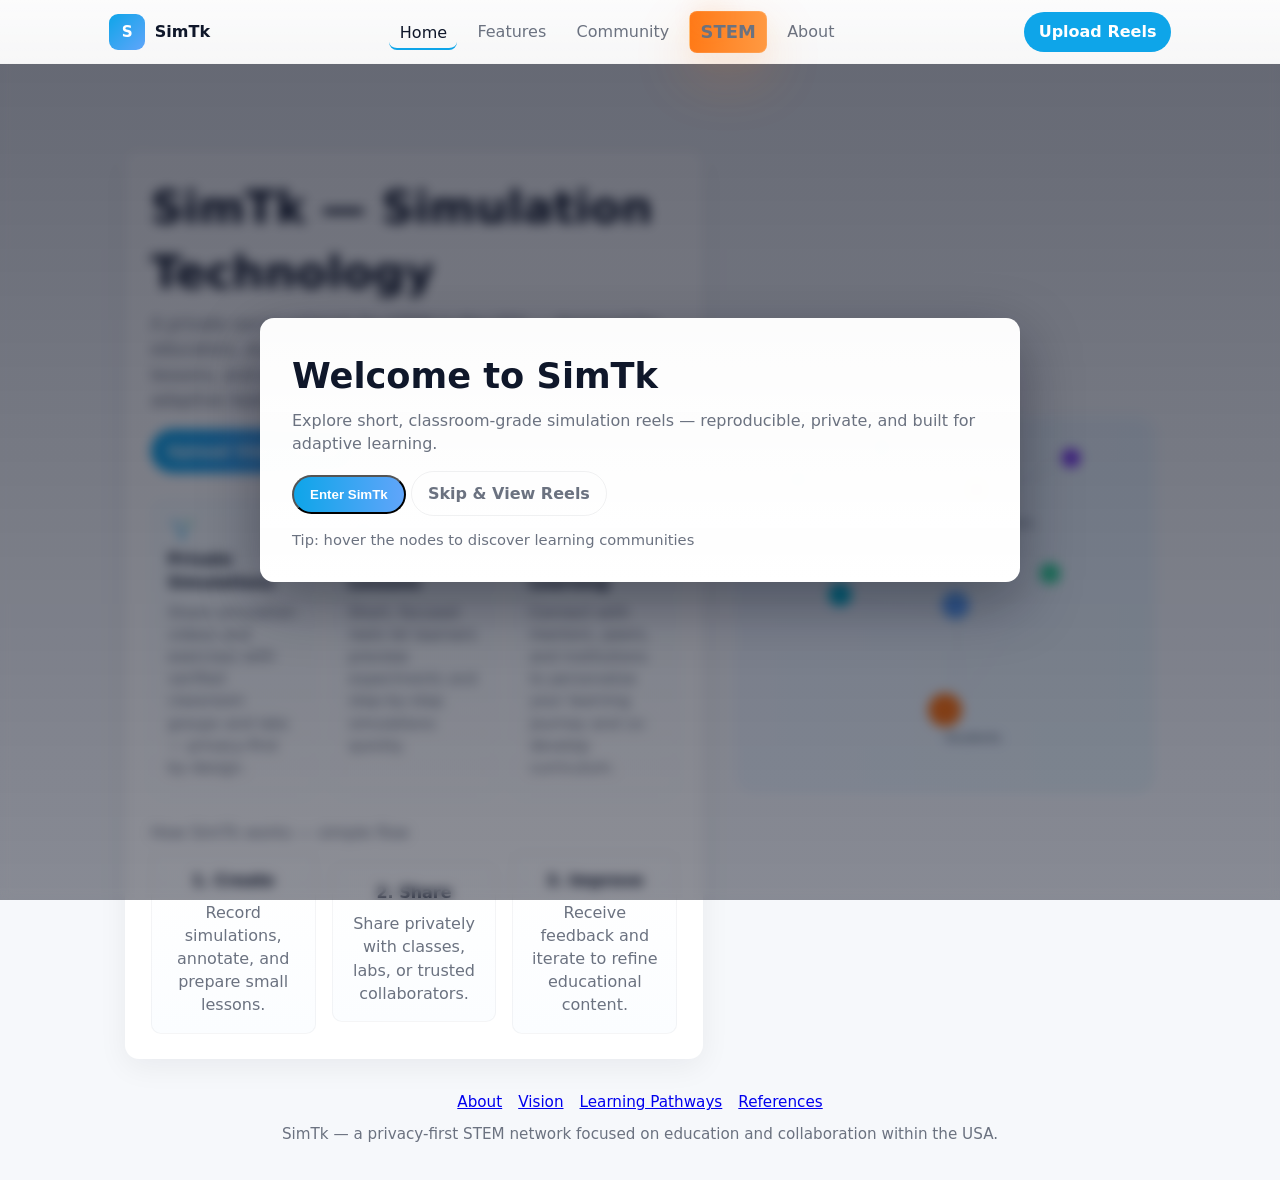
<file: index.html>
<!DOCTYPE html>
<html lang="en">
<head>
  <meta charset="utf-8">
  <meta name="viewport" content="width=device-width,initial-scale=1">
  <title>SimTk — Simulation Technology</title>
  <style>
    :root{--bg:#f6f8fb;--card:#ffffff;--muted:#6b7280;--accent:#0ea5e9;--accent-2:#60a5fa}
    *,*::before,*::after{box-sizing:border-box}
    html,body{height:100%}
    body{margin:0;background:var(--bg);font-family:Inter,system-ui,-apple-system,Segoe UI,Roboto,Arial;color:#0f172a;line-height:1.45;-webkit-font-smoothing:antialiased}

    .container{max-width:1100px;margin:4vw auto;padding:2.2rem}
    .hero{display:grid;grid-template-columns:1fr 420px;gap:2rem;align-items:center}
    @media (max-width:1100px){.hero{grid-template-columns:1fr 360px}}
    @media (max-width:880px){.hero{grid-template-columns:1fr}.illustration{order:-1}}

    .card{background:var(--card);border-radius:14px;padding:1.6rem;box-shadow:0 8px 30px rgba(13,18,30,.06)}
    h1{font-size:clamp(1.6rem,3.8vw,2.8rem);margin:0 0 .4rem}
    .lead{color:var(--muted);margin:0 0 1rem;font-size:1.05rem;line-height:1.5}
    .cta-row{display:flex;gap:1rem;flex-wrap:wrap}
    .btn{display:inline-flex;align-items:center;gap:.6rem;padding:.6rem 1rem;border-radius:999px;background:linear-gradient(90deg,var(--accent),var(--accent-2));color:#fff;text-decoration:none;font-weight:600;transition:all .25s ease}
    .btn:hover{transform:translateY(-2px)}
    .ghost{background:transparent;border:1px solid rgba(15,23,42,.06);color:var(--muted)}

    /* Illustration */
    .illustration{display:flex;align-items:center;justify-content:center}
    .network-svg{width:100%;height:auto;max-width:420px}

    /* Unified header styles */
    header.topbar-fixed{position:fixed;left:0;right:0;top:0;height:64px;z-index:999;background:linear-gradient(180deg,rgba(255,255,255,.98),rgba(255,255,255,.95));backdrop-filter:blur(6px);border-bottom:1px solid rgba(0,0,0,.05)}
    .topbar{max-width:1100px;margin:0 auto;padding:0 2.2rem;display:flex;align-items:center;justify-content:space-between;gap:1rem;height:64px}
    .brand{display:flex;align-items:center;gap:.6rem;font-weight:700;color:#0f172a;text-decoration:none}
    .mark{width:36px;height:36px;border-radius:9px;background:linear-gradient(135deg,var(--accent),var(--accent-2));display:inline-flex;align-items:center;justify-content:center;color:#fff;font-weight:800;font-size:.95rem}
    .brand-text{font-size:1rem}
    .topnav{display:flex;gap:.6rem;align-items:center}
    .topnav a{color:var(--muted);text-decoration:none;padding:.45rem .65rem;border-radius:8px}
    .topnav a:hover{background:rgba(2,6,23,.04);color:#0f172a}
    .cta{display:inline-block;padding:.5rem .9rem;border-radius:999px;background:linear-gradient(90deg,var(--accent),var(--accent-2));color:#fff;text-decoration:none;font-weight:600}
    .topnav a.active{color:#0f172a;border-bottom:2px solid var(--accent);padding-bottom:.225rem}
    nav{display:flex;gap:.6rem;align-items:center}

    /* Features */
    .features{display:grid;grid-template-columns:repeat(3,1fr);gap:1rem;margin:1.6rem 0}
    @media (max-width:880px){.features{grid-template-columns:1fr}}
    .feature{padding:1rem;border-radius:12px;background:linear-gradient(180deg,rgba(14,165,233,.03),transparent);border:1px solid rgba(14,165,233,.06)}
    .feature h3{margin:.25rem 0 .5rem;font-size:1rem}
    .feature p{margin:0;color:var(--muted);font-size:.95rem}

    /* Flow */
    .flow-wrap{margin-top:1.6rem}
    .flow{display:flex;gap:1rem;align-items:center;justify-content:space-between}
    @media (max-width:720px){.flow{flex-direction:column;align-items:stretch}}
    .step{flex:1;background:linear-gradient(180deg,#fff,#fbfdff);padding:1rem;border-radius:10px;border:1px solid rgba(10,20,30,.04);text-align:center}
    .step strong{display:block;font-size:1rem;margin-bottom:.5rem}
    .muted{color:var(--muted)}

    footer{margin-top:2rem;text-align:center;color:var(--muted);font-size:.95rem}

    /* Node pulse animations and link shimmer */
    .node{transform-origin:center;transition:transform .25s ease}
    .node.pulse{animation:pulse 1.6s ease-in-out infinite}
    .node.pulse-slow{animation:pulse 2.8s ease-in-out infinite}
    @keyframes pulse{0%{transform:scale(1)}50%{transform:scale(1.15)}100%{transform:scale(1)}}
    .link{stroke-dasharray:6 6;animation:dash 4s linear infinite}
    @keyframes dash{0%{stroke-dashoffset:0;opacity:.45}50%{stroke-dashoffset:12;opacity:.65}100%{stroke-dashoffset:24;opacity:.45}}

    /* Intro overlay */
    #intro-overlay{position:fixed;inset:0;display:flex;align-items:center;justify-content:center;background:linear-gradient(180deg,rgba(2,6,23,.6),rgba(2,6,23,.45));backdrop-filter:blur(6px);z-index:998;transition:opacity .3s,visibility .3s}
    #intro-overlay .intro-panel{max-width:760px;margin:0 1rem;padding:2rem;border-radius:14px;background:linear-gradient(180deg,rgba(255,255,255,0.98),#fff);box-shadow:0 20px 60px rgba(2,6,23,.36);animation:slideUp .4s ease}
    #intro-overlay h2{margin:0 0 .5rem;font-size:clamp(1.6rem,4.2vw,2.2rem)}
    #intro-overlay .intro-lead{color:var(--muted);margin:0 0 1rem}
    #intro-overlay .hint{margin-top:.8rem;color:var(--muted);font-size:.92rem}
    #intro-overlay.intro-hidden{opacity:0;visibility:hidden;pointer-events:none}
    .intro-active body{overflow:hidden}
    @keyframes slideUp{from{opacity:0;transform:translateY(20px)}to{opacity:1;transform:translateY(0)}}

    /* Node hover tooltip */
    .svg-tooltip{position:fixed;pointer-events:none;background:rgba(2,6,23,.92);color:#fff;padding:.45rem .6rem;border-radius:8px;font-size:.85rem;transform:translate(-50%,-120%);white-space:nowrap;opacity:0;transition:opacity .2s}
    .network-svg .node.hover{transform:scale(1.25)}
  </style>
  <link rel="stylesheet" href="/styles.css">
</head>
<body>
  <div id="intro-overlay" aria-hidden="false">
    <div class="intro-panel">
      <h2>Welcome to SimTk</h2>
      <p class="intro-lead">Explore short, classroom-grade simulation reels — reproducible, private, and built for adaptive learning.</p>
      <div class="intro-cta-row">
        <button id="enter-btn" class="btn">Enter SimTk</button>
        <a href="/aws_reels.html" class="btn ghost" id="skip-btn">Skip &amp; View Reels</a>
      </div>
      <div class="hint">Tip: hover the nodes to discover learning communities</div>
    </div>
  </div>

  <script id="intro-script">(function(){document.documentElement.classList.add('intro-active');const btn=document.getElementById('enter-btn');const skip=document.getElementById('skip-btn');const overlay=document.getElementById('intro-overlay');if(btn){btn.addEventListener('click',()=>{overlay.classList.add('intro-hidden');document.documentElement.classList.remove('intro-active');});}if(skip){skip.addEventListener('click',()=>{overlay.classList.add('intro-hidden');document.documentElement.classList.remove('intro-active');});}})();</script>
  <header class="topbar-fixed" aria-hidden="false">
    <div class="topbar">
      <a class="brand" href="/">
        <span class="mark">S</span>
        <span class="brand-text">SimTk</span>
      </a>
      <nav class="topnav">
        <a href="/">Home</a>
        <a href="features.html">Features</a>
        <a href="community.html">Community</a>
        <a href="aws_reels.html" class="stem-cta">STEM</a>
        <a href="about.html">About</a>
      </nav>
      <a class="cta" href="video.html">Upload Reels</a>
    </div>
  </header>
  <div style="height:64px" aria-hidden="true"></div>

  <div class="container">
    <div class="hero">
      <div class="card">
        <h1>SimTk — Simulation Technology</h1>
        <p class="lead">A private social network for STEM in the USA — designed for educators, students, and researchers to share simulations, lessons, and experimental learning. Build and browse adaptive learning pathways.</p>

        <div class="cta-row">
          <a class="btn" href="video.html">Upload Video Reels</a>
          <a class="btn ghost" href="/learning.html">Explore Learning Pathways</a>
        </div>

        <div class="features" aria-hidden>
          <div class="feature">
            <svg width="28" height="28" viewBox="0 0 24 24" fill="none" style="vertical-align:middle"><circle cx="6" cy="6" r="2" fill="#0ea5e9"/><circle cx="18" cy="6" r="2" fill="#34d399"/><circle cx="12" cy="18" r="2" fill="#0ea5e9"/><line x1="8" y1="8" x2="16" y2="16" stroke="#0ea5e9" stroke-width="1"/><line x1="16" y1="8" x2="8" y2="16" stroke="#0ea5e9" stroke-width="1"/></svg>
            <h3>Private Simulations</h3>
            <p>Share simulation videos and exercises with verified classroom groups and labs — privacy-first by design.</p>
          </div>
          <div class="feature">
            <svg width="28" height="28" viewBox="0 0 24 24" fill="none" style="vertical-align:middle"><rect x="3" y="5" width="18" height="14" rx="2" fill="#0ea5e9"/><path d="M8 9h8" stroke="#fff" stroke-width="1.5" stroke-linecap="round"/><path d="M8 13h8" stroke="#fff" stroke-width="1.5" stroke-linecap="round"/></svg>
            <h3>Reels & Lessons</h3>
            <p>Short, focused reels let learners preview experiments and step-by-step simulations quickly.</p>
          </div>
          <div class="feature">
            <svg width="28" height="28" viewBox="0 0 24 24" fill="none" style="vertical-align:middle"><path d="M12 2v20" stroke="#f97316" stroke-width="1.8" stroke-linecap="round"/><path d="M2 12h20" stroke="#f97316" stroke-width="1.8" stroke-linecap="round"/></svg>
            <h3>Adaptive Learning</h3>
            <p>Connect with mentors, peers, and institutions to personalize your learning journey and co-develop curriculum.</p>
          </div>
        </div>

        <div class="flow-wrap">
          <div class="muted" style="margin-bottom:.5rem">How SimTk works — simple flow</div>
          <div class="flow">
            <div class="step">
              <strong>1. Create</strong>
              <div class="muted">Record simulations, annotate, and prepare small lessons.</div>
            </div>
            <div class="step">
              <strong>2. Share</strong>
              <div class="muted">Share privately with classes, labs, or trusted collaborators.</div>
            </div>
            <div class="step">
              <strong>3. Improve</strong>
              <div class="muted">Receive feedback and iterate to refine educational content.</div>
            </div>
          </div>
        </div>
      </div>

      <div class="illustration">
        <svg class="network-svg" viewBox="0 0 400 360" xmlns="http://www.w3.org/2000/svg" role="img" aria-label="Network illustration">
          <defs>
            <linearGradient id="g1" x1="0" x2="1">
              <stop offset="0" stop-color="#60a5fa"/>
              <stop offset="1" stop-color="#0ea5e9"/>
            </linearGradient>
          </defs>
          <rect rx="18" width="100%" height="100%" fill="url(#g1)" opacity="0.06"/>
          <circle class="node pulse" data-label="Educators" cx="60" cy="60" r="12" fill="#60a5fa"/>
          <circle class="node" cx="140" cy="30" r="10" fill="#34d399"/>
          <circle class="node pulse-slow" data-label="Researchers" cx="230" cy="70" r="14" fill="#f97316"/>
          <circle class="node" cx="320" cy="40" r="9" fill="#7c3aed"/>
          <circle class="node" cx="100" cy="170" r="11" fill="#06b6d4"/>
          <circle class="node" cx="210" cy="180" r="13" fill="#60a5fa"/>
          <circle class="node" cx="300" cy="150" r="10" fill="#34d399"/>
          <circle class="node pulse-slow" data-label="Students" cx="200" cy="280" r="16" fill="#f97316"/>
          <line class="link" x1="72" y1="64" x2="130" y2="36" stroke="#94a3b8" stroke-opacity=".35" stroke-width="2"/>
          <line class="link" x1="150" y1="40" x2="220" y2="72" stroke="#94a3b8" stroke-opacity=".35" stroke-width="2"/>
          <line class="link" x1="240" y1="78" x2="308" y2="44" stroke="#94a3b8" stroke-opacity=".35" stroke-width="2"/>
          <line class="link" x1="115" y1="175" x2="205" y2="185" stroke="#94a3b8" stroke-opacity=".28" stroke-width="2"/>
          <line class="link" x1="222" y1="190" x2="292" y2="158" stroke="#94a3b8" stroke-opacity=".28" stroke-width="2"/>
          <line class="link" x1="212" y1="193" x2="210" y2="260" stroke="#94a3b8" stroke-opacity=".28" stroke-width="2"/>
          <line class="link" x1="198" y1="292" x2="300" y2="160" stroke="#94a3b8" stroke-opacity=".18" stroke-width="1.5"/>
          <text x="60" y="96" font-size="12" fill="#475569">Educators</text>
          <text x="210" y="106" font-size="12" fill="#475569">Researchers</text>
          <text x="200" y="310" font-size="12" fill="#475569">Students</text>
        </svg>
      </div>
    </div>

    <footer>
      <div style="display:flex;justify-content:center;gap:1rem;flex-wrap:wrap">
        <a href="about.html">About</a>
        <a href="vision.html">Vision</a>
        <a href="learning.html">Learning Pathways</a>
        <a href="references.html">References</a>
      </div>
      <div style="margin-top:.6rem;color:var(--muted)">SimTk — a privacy-first STEM network focused on education and collaboration within the USA.</div>
    </footer>
  </div>
  <script>
    (function(){
      try{
        const path = location.pathname.replace(/\/index\.html$/,'/');
        document.querySelectorAll('.topnav a').forEach(a=>{
          try{
            const href = new URL(a.href, location.href).pathname.replace(/\/$/,'');
            const cur = path.replace(/\/$/,'');
            if(href === cur || (href === '/video.html' && cur === '/video.html') || (href === '/' && (cur === '' || cur === '/'))){
              a.classList.add('active');
            }
          }catch(e){}
        });
      }catch(e){}
    })();
  </script>
  <div id="svg-tooltip" class="svg-tooltip" aria-hidden="true"></div>
  <script>
    (function(){
      try{
        const tooltip = document.getElementById('svg-tooltip');
        const svg = document.querySelector('.network-svg');
        if(!svg) return;
        svg.querySelectorAll('.node').forEach(node=>{
          node.addEventListener('mouseenter', (e)=>{
            node.classList.add('hover');
            const label = node.getAttribute('data-label');
            if(label){ tooltip.textContent = label; tooltip.style.opacity = '1'; tooltip.setAttribute('aria-hidden','false'); }
          });
          node.addEventListener('mousemove', (e)=>{
            tooltip.style.left = (e.clientX) + 'px';
            tooltip.style.top = (e.clientY - 12) + 'px';
            tooltip.style.transform = 'translate(-50%,-120%)';
          });
          node.addEventListener('mouseleave', ()=>{
            node.classList.remove('hover');
            tooltip.style.opacity = '0'; tooltip.setAttribute('aria-hidden','true');
          });
        });
        const ill = document.querySelector('.illustration');
        if(ill){ ill.addEventListener('mousemove', (ev)=>{
          const rect = ill.getBoundingClientRect();
          const cx = (ev.clientX - rect.left) / rect.width - 0.5;
          const cy = (ev.clientY - rect.top) / rect.height - 0.5;
          svg.style.transform = `translate(${cx*6}px, ${cy*6}px)`;
        });
        ill.addEventListener('mouseleave', ()=>{ svg.style.transform='translate(0,0)'; }); }
      }catch(e){/* ignore */}
    })();
  </script>
</body>
</html>
</file>
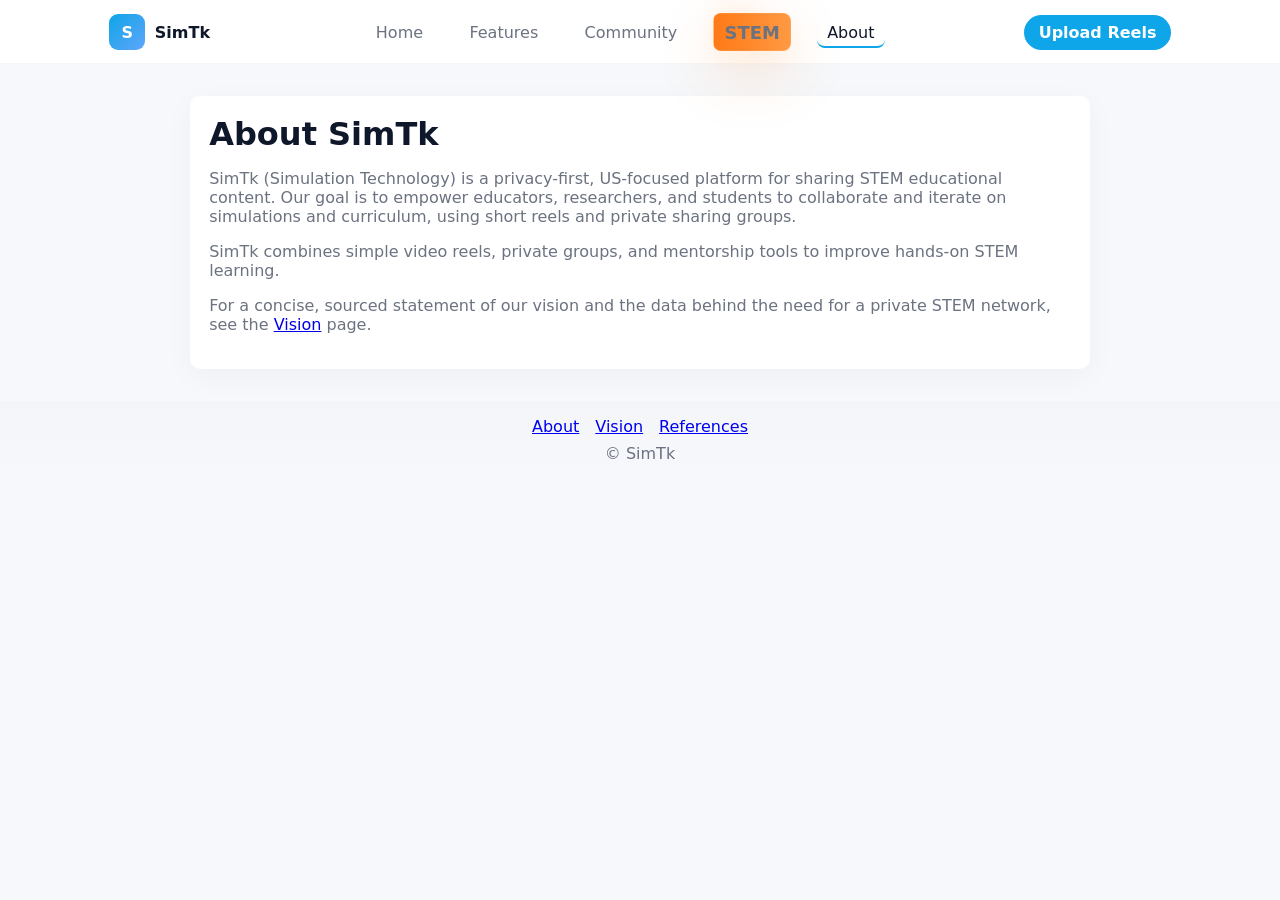
<file: about.html>
<!doctype html>
<html lang="en">
<head>
  <meta charset="utf-8">
  <meta name="viewport" content="width=device-width,initial-scale=1">
  <title>About — SimTk</title>
  <style>
    :root{--accent:#0ea5e9;--muted:#6b7280}
    body{font-family:Inter,system-ui,-apple-system,Segoe UI,Roboto,Arial;margin:0;background:#f6f8fb;color:#0f172a}
    header.topbar-fixed{position:fixed;left:0;right:0;top:0;height:64px;z-index:999;background:linear-gradient(180deg,rgba(255,255,255,.98),rgba(255,255,255,.95));backdrop-filter:blur(6px);border-bottom:1px solid rgba(2,6,23,.03)}
    .topbar{max-width:1100px;margin:0 auto;display:flex;align-items:center;justify-content:space-between;padding:0 1rem;height:64px}
    a.brand{font-weight:700;color:#0f172a;text-decoration:none}
    .mark{width:36px;height:36px;border-radius:9px;background:linear-gradient(135deg,var(--accent),#60a5fa);display:inline-flex;align-items:center;justify-content:center;color:#fff;font-weight:800}
    .brand-text{font-size:1rem}
    .topnav{display:flex;gap:.6rem;align-items:center}
    .topnav a{color:var(--muted);text-decoration:none;padding:.45rem .65rem;border-radius:8px}
    .topnav a:hover{background:rgba(2,6,23,.04);color:#0f172a}
    .cta{display:inline-block;padding:.5rem .9rem;border-radius:999px;background:var(--accent);color:#fff;text-decoration:none;font-weight:600}
    .topnav a.active{color:#0f172a;border-bottom:2px solid var(--accent);padding-bottom:.225rem}
    main{max-width:900px;margin:2rem auto;padding:1.2rem;background:#fff;border-radius:10px;box-shadow:0 8px 30px rgba(13,18,30,.04)}
    h1{margin:0 0 .5rem}
    p{color:#6b7280}
    nav a{margin-left:1rem;color:#475569;text-decoration:none}
  </style>
  <link rel="stylesheet" href="/styles.css">
</head>
<body>
  <header class="topbar-fixed">
    <div class="topbar">
      <a class="brand" href="/"><span class="mark">S</span> <span class="brand-text">SimTk</span></a>
      <nav class="topnav">
        <a href="/">Home</a>
        <a href="features.html">Features</a>
        <a href="community.html">Community</a>
        <a href="aws_reels.html" class="stem-cta">STEM</a>
        <a href="about.html">About</a>
      </nav>
      <a class="cta" href="video.html">Upload Reels</a>
    </div>
  </header>
  <div style="height:64px" aria-hidden="true"></div>
  <main>
    <h1>About SimTk</h1>
    <p>SimTk (Simulation Technology) is a privacy-first, US-focused platform for sharing STEM educational content. Our goal is to empower educators, researchers, and students to collaborate and iterate on simulations and curriculum, using short reels and private sharing groups.</p>
    <p>SimTk combines simple video reels, private groups, and mentorship tools to improve hands-on STEM learning.</p>
    <p>For a concise, sourced statement of our vision and the data behind the need for a private STEM network, see the <a href="vision.html">Vision</a> page.</p>
  </main>
  <footer style="margin-top:1.25rem;text-align:center;color:#6b7280;padding:1rem 0;background:linear-gradient(180deg,rgba(0,0,0,0.01),transparent)">
    <div style="display:flex;gap:1rem;justify-content:center;flex-wrap:wrap">
      <a href="about.html">About</a>
      <a href="vision.html">Vision</a>
      <a href="references.html">References</a>
    </div>
    <div style="margin-top:.5rem">© SimTk</div>
  </footer>
  <script>
    (function(){
      try{
        const path = location.pathname.replace(/\/index\.html$/,'/');
        document.querySelectorAll('.topnav a').forEach(a=>{
          try{
            const href = new URL(a.href, location.href).pathname.replace(/\/$/,'');
            const cur = path.replace(/\/$/,'');
            if(href === cur || (href === '/' && (cur === '' || cur === '/'))){
              a.classList.add('active');
            }
          }catch(e){}
        });
      }catch(e){}
    })();
  </script>
</body>
</html>
</file>
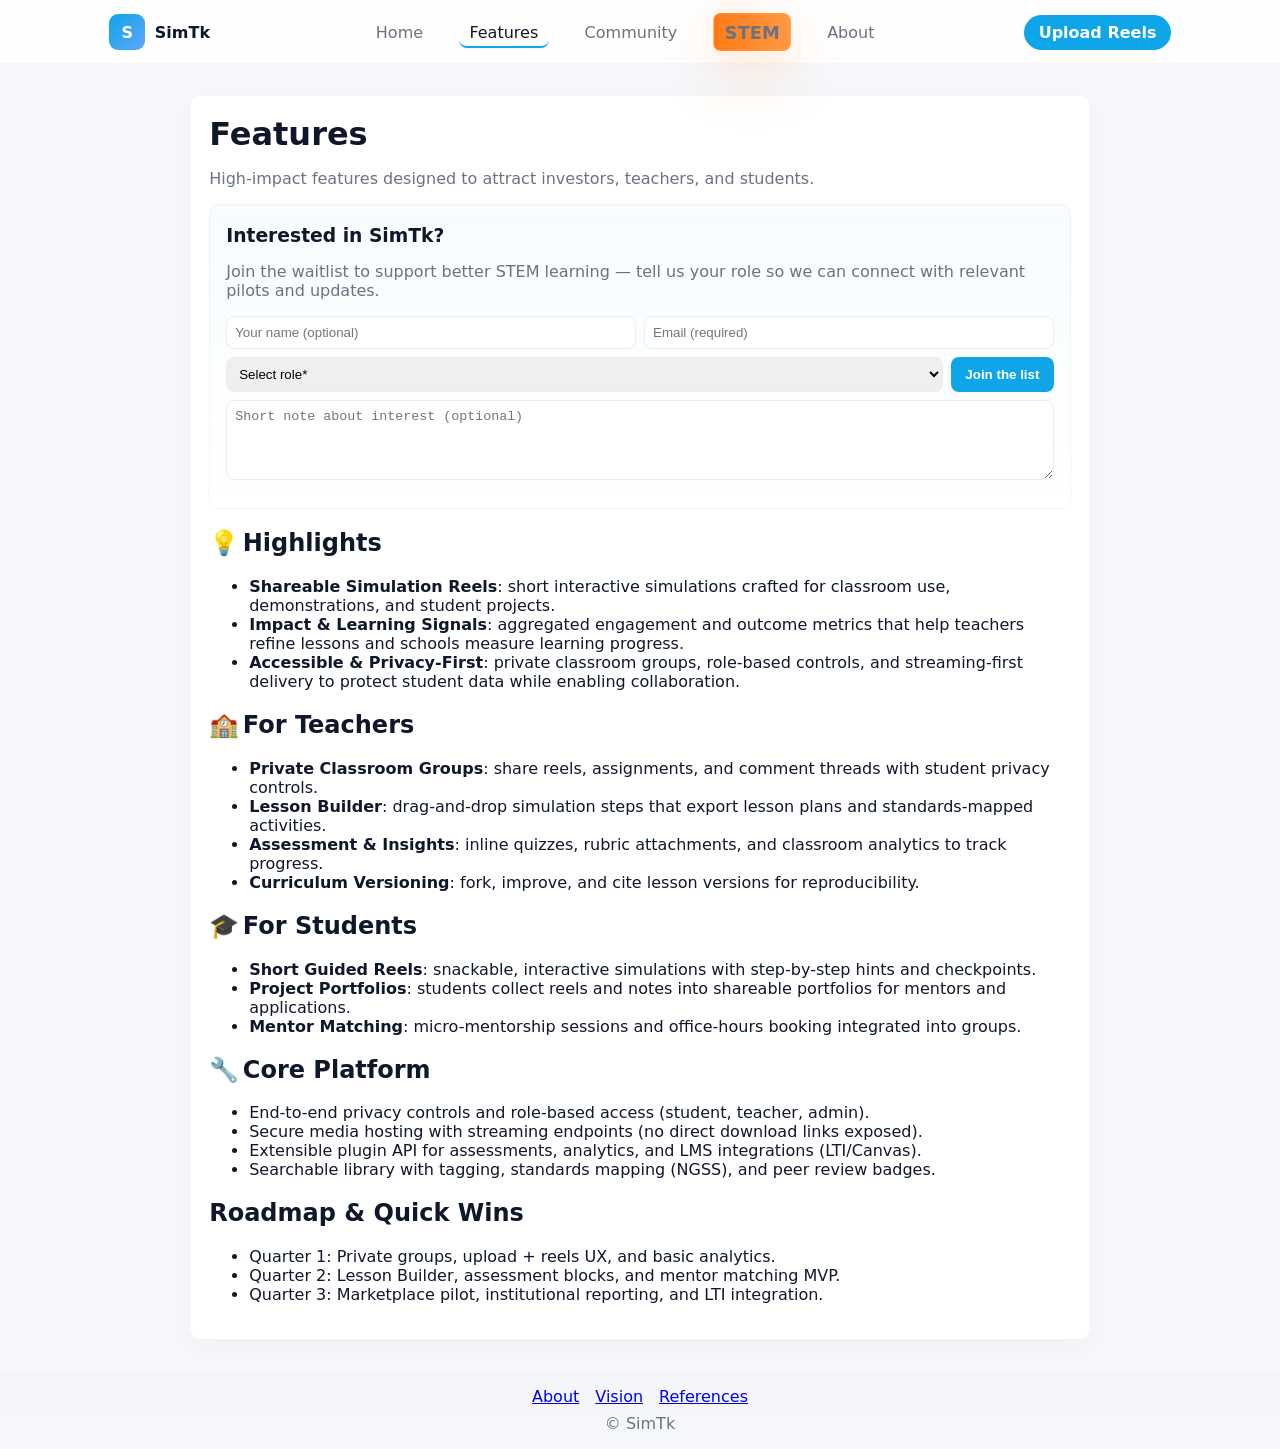
<file: features.html>
<!doctype html>
<html lang="en">
<head>
  <meta charset="utf-8">
  <meta name="viewport" content="width=device-width,initial-scale=1">
  <title>Features — SimTk</title>
  <style>
    :root{--accent:#0ea5e9;--muted:#6b7280}
    body{font-family:Inter,system-ui,-apple-system,Segoe UI,Roboto,Arial;margin:0;background:#f6f8fb;color:#0f172a}
    header.topbar-fixed{position:fixed;left:0;right:0;top:0;height:64px;z-index:999;background:linear-gradient(180deg,rgba(255,255,255,.98),rgba(255,255,255,.95));backdrop-filter:blur(6px);border-bottom:1px solid rgba(2,6,23,.03)}
    .topbar{max-width:1100px;margin:0 auto;display:flex;align-items:center;justify-content:space-between;padding:0 1rem;height:64px}
    a.brand{font-weight:700;color:#0f172a;text-decoration:none}
    .mark{width:36px;height:36px;border-radius:9px;background:linear-gradient(135deg,var(--accent),#60a5fa);display:inline-flex;align-items:center;justify-content:center;color:#fff;font-weight:800}
    .brand-text{font-size:1rem}
    .topnav{display:flex;gap:.6rem;align-items:center}
    .topnav a{color:var(--muted);text-decoration:none;padding:.45rem .65rem;border-radius:8px}
    .topnav a:hover{background:rgba(2,6,23,.04);color:#0f172a}
    .cta{display:inline-block;padding:.5rem .9rem;border-radius:999px;background:var(--accent);color:#fff;text-decoration:none;font-weight:600}
    .topnav a.active{color:#0f172a;border-bottom:2px solid var(--accent);padding-bottom:.225rem}
    main{max-width:900px;margin:2rem auto;padding:1.2rem;background:#fff;border-radius:10px;box-shadow:0 8px 30px rgba(13,18,30,.04)}
    h1{margin:0 0 .5rem}
    p{color:#6b7280}
    nav a{margin-left:1rem;color:#475569;text-decoration:none}
    .icon{display:inline-block;width:1.6rem;text-align:center;margin-right:.5rem}
    .feature-cta{border:1px solid rgba(2,6,23,.04);padding:1rem;border-radius:10px;background:linear-gradient(180deg,rgba(14,165,233,.03),transparent);margin:1rem 0}
    .feature-cta h3{margin:.25rem 0 .5rem}
    .form-row{display:flex;gap:.5rem;margin-bottom:.5rem}
    .form-row input,.form-row select{flex:1;padding:.5rem;border:1px solid #e6eef7;border-radius:8px}
    textarea{width:100%;min-height:80px;padding:.5rem;border:1px solid #e6eef7;border-radius:8px}
    button.btn{background:var(--accent);color:#fff;padding:.55rem .9rem;border-radius:8px;border:0;font-weight:600}
    .muted{color:var(--muted)}
  </style>
  <link rel="stylesheet" href="/styles.css">
</head>
<body>
  <header class="topbar-fixed">
    <div class="topbar">
      <a class="brand" href="/"><span class="mark">S</span> <span class="brand-text">SimTk</span></a>
      <nav class="topnav">
        <a href="/">Home</a>
        <a href="features.html">Features</a>
        <a href="community.html">Community</a>
        <a href="aws_reels.html" class="stem-cta">STEM</a>
        <a href="about.html">About</a>
      </nav>
      <a class="cta" href="video.html">Upload Reels</a>
    </div>
  </header>
  <div style="height:64px" aria-hidden="true"></div>
  <main>
    <h1>Features</h1>
    <p>High-impact features designed to attract investors, teachers, and students.</p>

    <div class="feature-cta" id="feature-cta">
      <h3>Interested in SimTk?</h3>
      <p class="muted">Join the waitlist to support better STEM learning — tell us your role so we can connect with relevant pilots and updates.</p>
      <form id="interest-form">
        <div class="form-row">
          <input name="name" placeholder="Your name (optional)" />
          <input name="email" placeholder="Email (required)" required />
        </div>
        <div class="form-row">
          <select name="role" required>
            <option value="">Select role*</option>
            <option>Teacher</option>
            <option>Student</option>
            <option>Educator / Researcher</option>
            <option>Parent / Mentor</option>
            <option>Other</option>
          </select>
          <button class="btn" type="submit">Join the list</button>
        </div>
        <div style="margin-top:.5rem">
          <textarea name="message" placeholder="Short note about interest (optional)"></textarea>
        </div>
        <div id="interest-status" style="margin-top:.5rem;color:var(--muted)"></div>
      </form>
    </div>

    <section style="margin-top:1rem">
      <h2><span class="icon">💡</span>Highlights</h2>
      <ul>
        <li><strong>Shareable Simulation Reels</strong>: short interactive simulations crafted for classroom use, demonstrations, and student projects.</li>
        <li><strong>Impact & Learning Signals</strong>: aggregated engagement and outcome metrics that help teachers refine lessons and schools measure learning progress.</li>
        <li><strong>Accessible & Privacy-First</strong>: private classroom groups, role-based controls, and streaming-first delivery to protect student data while enabling collaboration.</li>
      </ul>
    </section>

    <section style="margin-top:1rem">
      <h2><span class="icon">🏫</span>For Teachers</h2>
      <ul>
        <li><strong>Private Classroom Groups</strong>: share reels, assignments, and comment threads with student privacy controls.</li>
        <li><strong>Lesson Builder</strong>: drag-and-drop simulation steps that export lesson plans and standards-mapped activities.</li>
        <li><strong>Assessment & Insights</strong>: inline quizzes, rubric attachments, and classroom analytics to track progress.</li>
        <li><strong>Curriculum Versioning</strong>: fork, improve, and cite lesson versions for reproducibility.</li>
      </ul>
    </section>

    <section style="margin-top:1rem">
      <h2><span class="icon">🎓</span>For Students</h2>
      <ul>
        <li><strong>Short Guided Reels</strong>: snackable, interactive simulations with step-by-step hints and checkpoints.</li>
        <li><strong>Project Portfolios</strong>: students collect reels and notes into shareable portfolios for mentors and applications.</li>
        <li><strong>Mentor Matching</strong>: micro-mentorship sessions and office-hours booking integrated into groups.</li>
      </ul>
    </section>

    <section style="margin-top:1rem">
      <h2><span class="icon">🔧</span>Core Platform</h2>
      <ul>
        <li>End-to-end privacy controls and role-based access (student, teacher, admin).</li>
        <li>Secure media hosting with streaming endpoints (no direct download links exposed).</li>
        <li>Extensible plugin API for assessments, analytics, and LMS integrations (LTI/Canvas).</li>
        <li>Searchable library with tagging, standards mapping (NGSS), and peer review badges.</li>
      </ul>
    </section>

    <section style="margin-top:1rem">
      <h2>Roadmap & Quick Wins</h2>
      <ul>
        <li>Quarter 1: Private groups, upload + reels UX, and basic analytics.</li>
        <li>Quarter 2: Lesson Builder, assessment blocks, and mentor matching MVP.</li>
        <li>Quarter 3: Marketplace pilot, institutional reporting, and LTI integration.</li>
      </ul>
    </section>
  </main>
  <footer style="margin-top:1.25rem;text-align:center;color:#6b7280;padding:1rem 0;background:linear-gradient(180deg,rgba(0,0,0,0.01),transparent)">
    <div style="display:flex;gap:1rem;justify-content:center;flex-wrap:wrap">
      <a href="about.html">About</a>
      <a href="vision.html">Vision</a>
      <a href="references.html">References</a>
    </div>
    <div style="margin-top:.5rem">© SimTk</div>
  </footer>
  <script>
    (function(){
      try{
        const path = location.pathname.replace(/\/index\.html$/,'/');
        document.querySelectorAll('.topnav a').forEach(a=>{
          try{
            const href = new URL(a.href, location.href).pathname.replace(/\/$/,'');
            const cur = path.replace(/\/$/,'');
            if(href === cur || (href === '/features.html' && cur === '/features.html') || (href === '/' && (cur === '' || cur === '/'))){
              a.classList.add('active');
            }
          }catch(e){}
        });
      }catch(e){}
    })();
  </script>
  <script>
    (function(){
      const form = document.getElementById('interest-form');
      if (!form) return;
      const statusEl = document.getElementById('interest-status');
      form.addEventListener('submit', async (e) => {
        e.preventDefault();
        statusEl.textContent = 'Sending...';
        const data = {
          name: form.name.value || '',
          email: form.email.value || '',
          role: form.role.value || '',
          message: form.message.value || ''
        };
        try {
          const res = await fetch('/interest', {
            method: 'POST',
            headers: { 'Content-Type': 'application/json' },
            body: JSON.stringify(data)
          });
          const json = await res.json();
          if (res.ok && json && json.ok) {
            statusEl.textContent = 'Thanks — we saved your request.';
            form.reset();
          } else {
            statusEl.textContent = (json && json.error) ? json.error : 'Failed to submit';
          }
        } catch (err) {
          statusEl.textContent = 'Network error';
        }
      });
    })();
  </script>
</body>
</html>
</file>
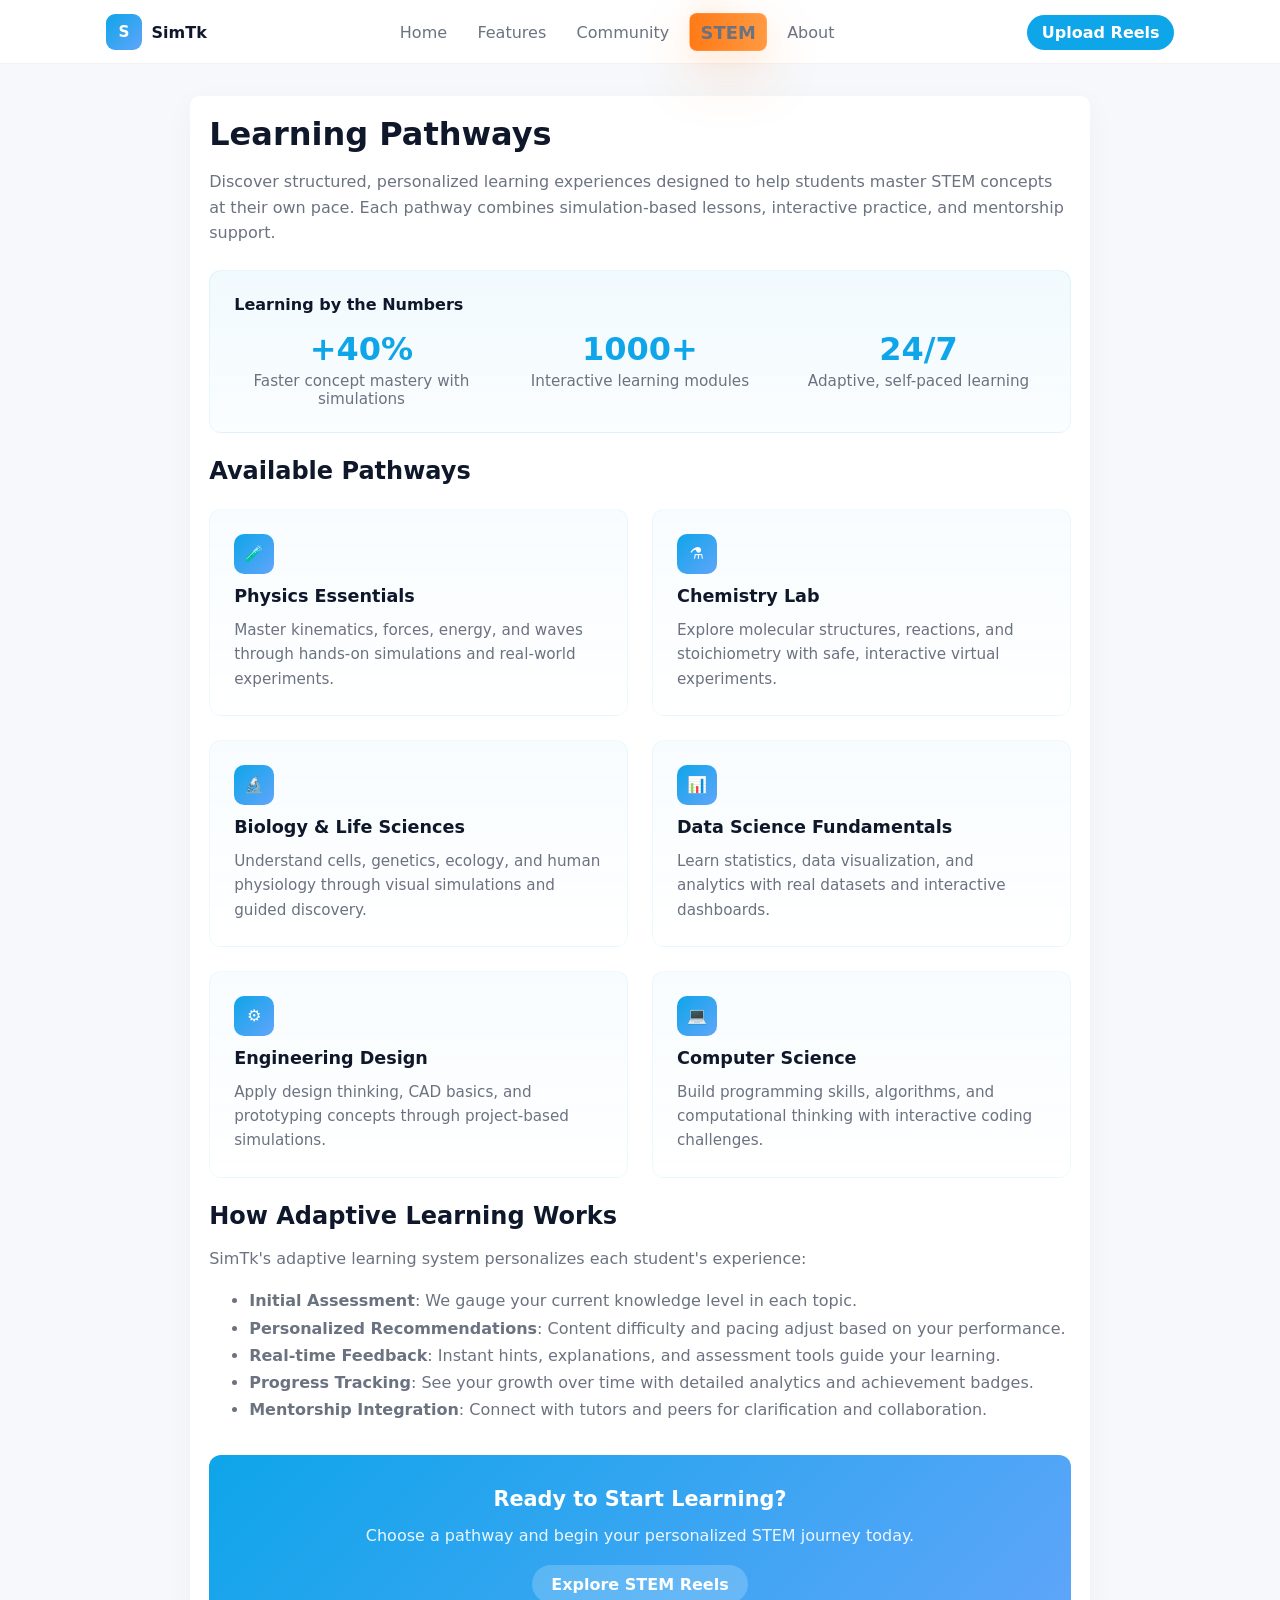
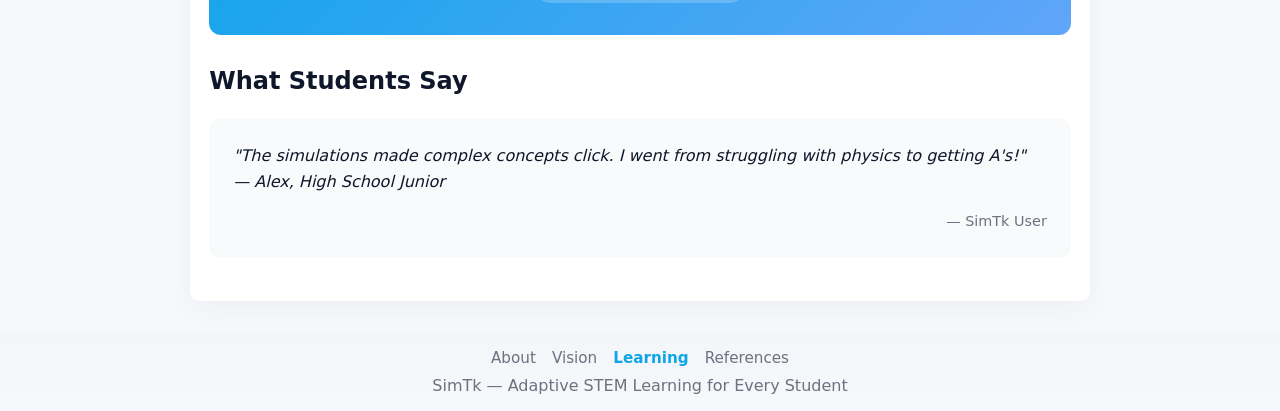
<file: learning.html>
<!doctype html>
<html lang="en">
<head>
  <meta charset="utf-8">
  <meta name="viewport" content="width=device-width,initial-scale=1">
  <title>Learning Pathways — SimTk</title>
  <link rel="stylesheet" href="/styles.css">
  <style>
    :root{--accent:#0ea5e9;--muted:#6b7280}
    body{font-family:Inter,system-ui,-apple-system,Segoe UI,Roboto,Arial;margin:0;background:#f6f8fb;color:#0f172a}
    header.topbar-fixed{position:fixed;left:0;right:0;top:0;height:64px;z-index:999;background:linear-gradient(180deg,rgba(255,255,255,.98),rgba(255,255,255,.95));backdrop-filter:blur(6px);border-bottom:1px solid rgba(0,0,0,.05)}
    .topbar{max-width:1100px;margin:0 auto;display:flex;align-items:center;justify-content:space-between;padding:0 1rem;height:64px}
    a.brand{font-weight:700;color:#0f172a;text-decoration:none;display:flex;gap:.6rem;align-items:center}
    .mark{width:36px;height:36px;border-radius:9px;background:linear-gradient(135deg,var(--accent),#60a5fa);display:inline-flex;align-items:center;justify-content:center;color:#fff;font-weight:800;font-size:.95rem}
    .brand-text{font-size:1rem}
    .topnav{display:flex;gap:.6rem;align-items:center}
    .topnav a{color:var(--muted);text-decoration:none;padding:.45rem .65rem;border-radius:8px}
    .topnav a:hover{background:rgba(2,6,23,.04);color:#0f172a}
    .cta{display:inline-block;padding:.5rem .9rem;border-radius:999px;background:var(--accent);color:#fff;text-decoration:none;font-weight:600}
    .topnav a.active{color:#0f172a;border-bottom:2px solid var(--accent);padding-bottom:.225rem}
    main{max-width:900px;margin:2rem auto;padding:1.2rem;background:#fff;border-radius:10px;box-shadow:0 8px 30px rgba(13,18,30,.04)}
    h1{margin:0 0 .5rem;font-size:2rem}
    h2{margin:1.5rem 0 .75rem;font-size:1.5rem}
    p{color:#6b7280;line-height:1.6}
    .pathway-grid{display:grid;grid-template-columns:repeat(auto-fit,minmax(280px,1fr));gap:1.5rem;margin:1.5rem 0}
    .pathway-card{background:linear-gradient(180deg,rgba(14,165,233,.03),transparent);border:1px solid rgba(14,165,233,.06);border-radius:12px;padding:1.5rem;transition:all .28s ease}
    .pathway-card:hover{transform:translateY(-4px);box-shadow:0 12px 40px rgba(14,165,233,.15);border-color:rgba(14,165,233,.12)}
    .pathway-card h3{margin:.5rem 0 .75rem;color:#0f172a;font-size:1.1rem}
    .pathway-card p{margin:0;font-size:.95rem}
    .pathway-icon{display:inline-block;width:40px;height:40px;border-radius:10px;background:linear-gradient(135deg,var(--accent),#60a5fa);display:flex;align-items:center;justify-content:center;color:#fff;font-weight:700;margin-bottom:.75rem}
    .learning-stats{background:linear-gradient(180deg,rgba(14,165,233,.06),rgba(14,165,233,.02));border-radius:12px;padding:1.5rem;margin:1.5rem 0;border:1px solid rgba(14,165,233,.08)}
    .stat-row{display:grid;grid-template-columns:repeat(auto-fit,minmax(180px,1fr));gap:1.5rem;margin-top:1rem}
    .stat{text-align:center}
    .stat-number{font-size:2rem;font-weight:700;color:var(--accent)}
    .stat-label{color:var(--muted);margin-top:.25rem;font-size:.95rem}
    .cta-block{background:linear-gradient(135deg,var(--accent),#60a5fa);color:#fff;border-radius:12px;padding:2rem;margin:2rem 0;text-align:center}
    .cta-block h3{margin:0 0 .75rem;font-size:1.3rem}
    .cta-block p{color:rgba(255,255,255,.9);margin:0 0 1rem}
    .cta-block a{display:inline-block;background:rgba(255,255,255,.2);color:#fff;padding:.6rem 1.2rem;border-radius:999px;text-decoration:none;font-weight:600;transition:all .25s ease}
    .cta-block a:hover{background:rgba(255,255,255,.3);transform:translateY(-2px)}
    footer{margin-top:1.25rem;text-align:center;color:#6b7280;padding:1rem 0;background:linear-gradient(180deg,rgba(0,0,0,0.01),transparent)}
    .footer-links{display:flex;gap:1rem;justify-content:center;flex-wrap:wrap;margin:0}
    .footer-links a{color:#6b7280;text-decoration:none;font-size:.95rem}
    .footer-links a:hover{color:var(--accent)}
  </style>
</head>
<body>
  <header class="topbar-fixed">
    <div class="topbar">
      <a class="brand" href="/"><span class="mark">S</span> <span class="brand-text">SimTk</span></a>
      <nav class="topnav">
        <a href="/">Home</a>
        <a href="features.html">Features</a>
        <a href="community.html">Community</a>
        <a href="aws_reels.html" class="stem-cta">STEM</a>
        <a href="about.html">About</a>
      </nav>
      <a class="cta" href="video.html">Upload Reels</a>
    </div>
  </header>
  <div style="height:64px" aria-hidden="true"></div>

  <main>
    <h1>Learning Pathways</h1>
    <p>Discover structured, personalized learning experiences designed to help students master STEM concepts at their own pace. Each pathway combines simulation-based lessons, interactive practice, and mentorship support.</p>

    <div class="learning-stats">
      <strong>Learning by the Numbers</strong>
      <div class="stat-row">
        <div class="stat">
          <div class="stat-number">+40%</div>
          <div class="stat-label">Faster concept mastery with simulations</div>
        </div>
        <div class="stat">
          <div class="stat-number">1000+</div>
          <div class="stat-label">Interactive learning modules</div>
        </div>
        <div class="stat">
          <div class="stat-number">24/7</div>
          <div class="stat-label">Adaptive, self-paced learning</div>
        </div>
      </div>
    </div>

    <h2>Available Pathways</h2>
    <div class="pathway-grid">
      <div class="pathway-card">
        <div class="pathway-icon">🧪</div>
        <h3>Physics Essentials</h3>
        <p>Master kinematics, forces, energy, and waves through hands-on simulations and real-world experiments.</p>
      </div>
      <div class="pathway-card">
        <div class="pathway-icon">⚗️</div>
        <h3>Chemistry Lab</h3>
        <p>Explore molecular structures, reactions, and stoichiometry with safe, interactive virtual experiments.</p>
      </div>
      <div class="pathway-card">
        <div class="pathway-icon">🔬</div>
        <h3>Biology & Life Sciences</h3>
        <p>Understand cells, genetics, ecology, and human physiology through visual simulations and guided discovery.</p>
      </div>
      <div class="pathway-card">
        <div class="pathway-icon">📊</div>
        <h3>Data Science Fundamentals</h3>
        <p>Learn statistics, data visualization, and analytics with real datasets and interactive dashboards.</p>
      </div>
      <div class="pathway-card">
        <div class="pathway-icon">⚙️</div>
        <h3>Engineering Design</h3>
        <p>Apply design thinking, CAD basics, and prototyping concepts through project-based simulations.</p>
      </div>
      <div class="pathway-card">
        <div class="pathway-icon">💻</div>
        <h3>Computer Science</h3>
        <p>Build programming skills, algorithms, and computational thinking with interactive coding challenges.</p>
      </div>
    </div>

    <h2>How Adaptive Learning Works</h2>
    <p>SimTk's adaptive learning system personalizes each student's experience:</p>
    <ul style="color:#6b7280;line-height:1.7">
      <li><strong>Initial Assessment</strong>: We gauge your current knowledge level in each topic.</li>
      <li><strong>Personalized Recommendations</strong>: Content difficulty and pacing adjust based on your performance.</li>
      <li><strong>Real-time Feedback</strong>: Instant hints, explanations, and assessment tools guide your learning.</li>
      <li><strong>Progress Tracking</strong>: See your growth over time with detailed analytics and achievement badges.</li>
      <li><strong>Mentorship Integration</strong>: Connect with tutors and peers for clarification and collaboration.</li>
    </ul>

    <div class="cta-block">
      <h3>Ready to Start Learning?</h3>
      <p>Choose a pathway and begin your personalized STEM journey today.</p>
      <a href="aws_reels.html">Explore STEM Reels</a>
    </div>

    <h2>What Students Say</h2>
    <div style="background:#f9fafb;border-radius:10px;padding:1.5rem;margin:1.5rem 0">
      <p style="margin:0;font-style:italic;color:#0f172a">"The simulations made complex concepts click. I went from struggling with physics to getting A's!" — Alex, High School Junior</p>
      <p style="margin:1rem 0 0;text-align:right;color:var(--muted);font-size:.9rem">— SimTk User</p>
    </div>
  </main>

  <footer>
    <div class="footer-links">
      <a href="about.html">About</a>
      <a href="vision.html">Vision</a>
      <a href="learning.html" style="color:var(--accent);font-weight:600">Learning</a>
      <a href="references.html">References</a>
    </div>
    <div style="margin-top:.6rem;color:#6b7280">SimTk — Adaptive STEM Learning for Every Student</div>
  </footer>

  <script>
    (function(){
      try{
        const path = location.pathname.replace(/\/index\.html$/,'/');
        document.querySelectorAll('.topnav a').forEach(a=>{
          try{
            const href = new URL(a.href, location.href).pathname.replace(/\/$/,'');
            const cur = path.replace(/\/$/,'');
            if(href === cur || (href === '/learning.html' && cur === '/learning.html') || (href === '/' && (cur === '' || cur === '/'))){
              a.classList.add('active');
            }
          }catch(e){}
        });
      }catch(e){}
    })();
  </script>
</body>
</html>
</file>
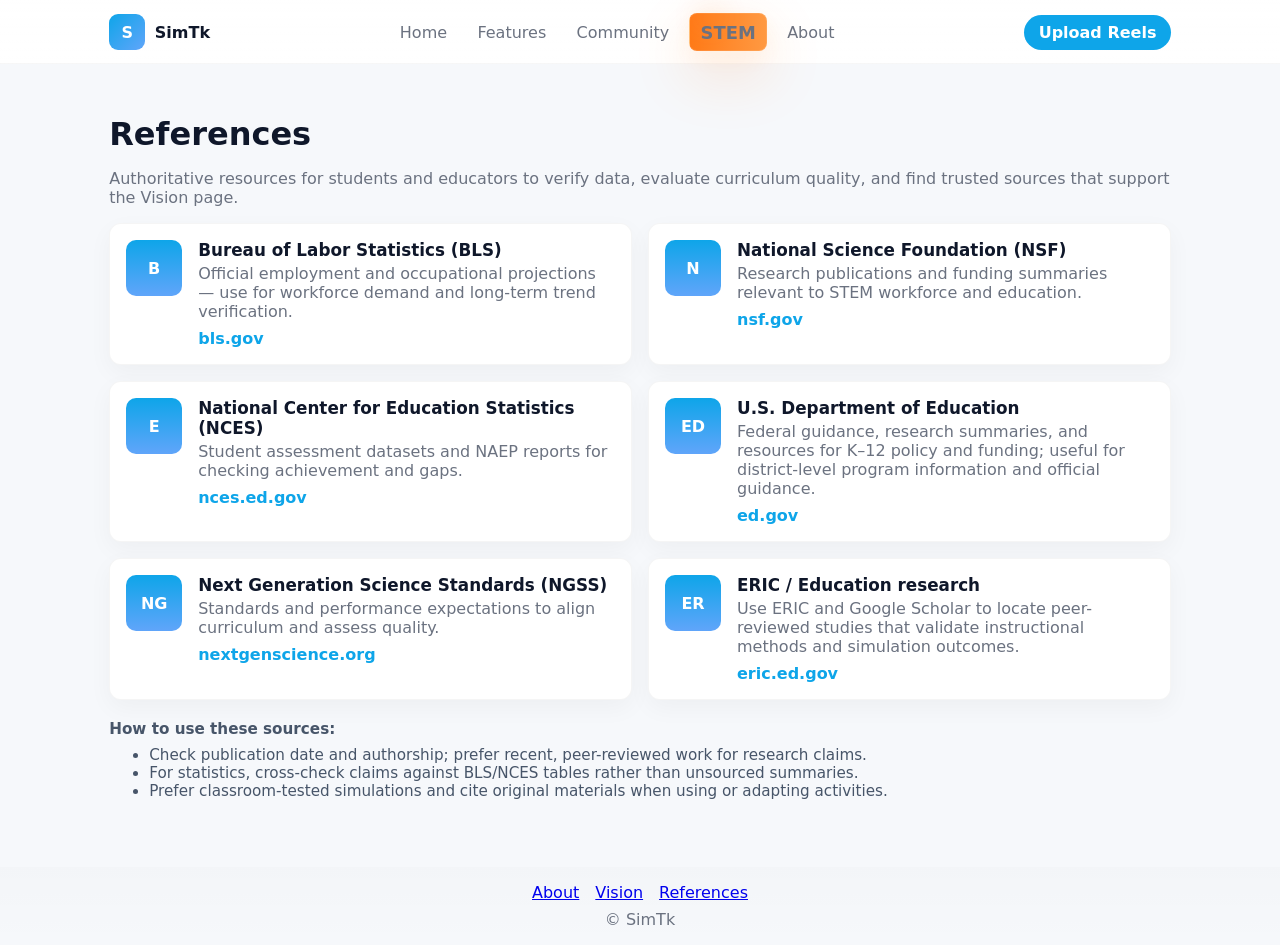
<file: references.html>
<!doctype html>
<html lang="en">
<head>
  <meta charset="utf-8">
  <meta name="viewport" content="width=device-width,initial-scale=1">
  <title>References — SimTk</title>
  <link rel="stylesheet" href="/styles.css">
  <style>
    :root{--accent:#0ea5e9;--muted:#6b7280}
    main{max-width:1100px;margin:2rem auto;padding:1.2rem}
    h1{margin:0 0 .5rem}
    p{color:#6b7280}
    .grid{display:grid;grid-template-columns:repeat(2,1fr);gap:1rem;margin-top:1rem}
    @media(max-width:880px){.grid{grid-template-columns:1fr}}
    .card{background:#fff;border-radius:12px;padding:1rem;border:1px solid rgba(2,6,23,.04);box-shadow:0 8px 24px rgba(13,18,30,.04);display:flex;gap:1rem;align-items:flex-start}
    .logo{width:56px;height:56px;border-radius:10px;background:linear-gradient(180deg,var(--accent),#60a5fa);display:inline-flex;align-items:center;justify-content:center;color:#fff;font-weight:700}
    .meta{flex:1}
    .meta h3{margin:0 0 .25rem;font-size:1.05rem}
    .meta p{margin:0;color:var(--muted)}
    .link{display:inline-block;margin-top:.5rem;color:var(--accent);text-decoration:none;font-weight:600}
    .note{color:#475569;font-size:.95rem}
    .sources-list{margin-top:1rem}
  </style>
</head>
<body>
  <header class="topbar-fixed">
    <div class="topbar">
      <a class="brand" href="/"><span class="mark">S</span> <span class="brand-text">SimTk</span></a>
      <nav class="topnav">
        <a href="/">Home</a>
        <a href="features.html">Features</a>
        <a href="community.html">Community</a>
        <a href="aws_reels.html" class="stem-cta">STEM</a>
        <a href="about.html">About</a>
      </nav>
      <a class="cta" href="video.html">Upload Reels</a>
    </div>
  </header>
  <div style="height:64px" aria-hidden="true"></div>

  <main>
    <h1>References </h1>
    <p>Authoritative resources for students and educators to verify data, evaluate curriculum quality, and find trusted sources that support the Vision page.</p>

    <div class="grid sources-list">
      <article class="card">
        <div class="logo">B</div>
        <div class="meta">
          <h3>Bureau of Labor Statistics (BLS)</h3>
          <p>Official employment and occupational projections — use for workforce demand and long-term trend verification.</p>
          <a class="link" href="https://www.bls.gov" target="_blank" rel="noopener">bls.gov</a>
        </div>
      </article>

      <article class="card">
        <div class="logo">N</div>
        <div class="meta">
          <h3>National Science Foundation (NSF)</h3>
          <p>Research publications and funding summaries relevant to STEM workforce and education.</p>
          <a class="link" href="https://www.nsf.gov" target="_blank" rel="noopener">nsf.gov</a>
        </div>
      </article>

      <article class="card">
        <div class="logo">E</div>
        <div class="meta">
          <h3>National Center for Education Statistics (NCES)</h3>
          <p>Student assessment datasets and NAEP reports for checking achievement and gaps.</p>
          <a class="link" href="https://nces.ed.gov" target="_blank" rel="noopener">nces.ed.gov</a>
        </div>
      </article>

      <article class="card">
        <div class="logo">ED</div>
        <div class="meta">
          <h3>U.S. Department of Education</h3>
          <p>Federal guidance, research summaries, and resources for K–12 policy and funding; useful for district-level program information and official guidance.</p>
          <a class="link" href="https://www.ed.gov" target="_blank" rel="noopener">ed.gov</a>
        </div>
      </article>

      

      <article class="card">
        <div class="logo">NG</div>
        <div class="meta">
          <h3>Next Generation Science Standards (NGSS)</h3>
          <p>Standards and performance expectations to align curriculum and assess quality.</p>
          <a class="link" href="https://www.nextgenscience.org" target="_blank" rel="noopener">nextgenscience.org</a>
        </div>
      </article>

      <article class="card">
        <div class="logo">ER</div>
        <div class="meta">
          <h3>ERIC / Education research</h3>
          <p>Use ERIC and Google Scholar to locate peer-reviewed studies that validate instructional methods and simulation outcomes.</p>
          <a class="link" href="https://eric.ed.gov" target="_blank" rel="noopener">eric.ed.gov</a>
        </div>
      </article>
    </div>

    <section class="note" style="margin-top:1.25rem">
      <strong>How to use these sources:</strong>
      <ul style="margin-top:.5rem">
        <li>Check publication date and authorship; prefer recent, peer-reviewed work for research claims.</li>
        <li>For statistics, cross-check claims against BLS/NCES tables rather than unsourced summaries.</li>
        <li>Prefer classroom-tested simulations and cite original materials when using or adapting activities.</li>
      </ul>
    </section>
  </main>

  <footer style="margin-top:1.25rem;text-align:center;color:#6b7280;padding:1rem 0;background:linear-gradient(180deg,rgba(0,0,0,0.01),transparent)">
    <div style="display:flex;gap:1rem;justify-content:center;flex-wrap:wrap">
      <a href="about.html">About</a>
      <a href="vision.html">Vision</a>
      <a href="references.html">References</a>
    </div>
    <div style="margin-top:.5rem">© SimTk</div>
  </footer>
</body>
</html>
</file>
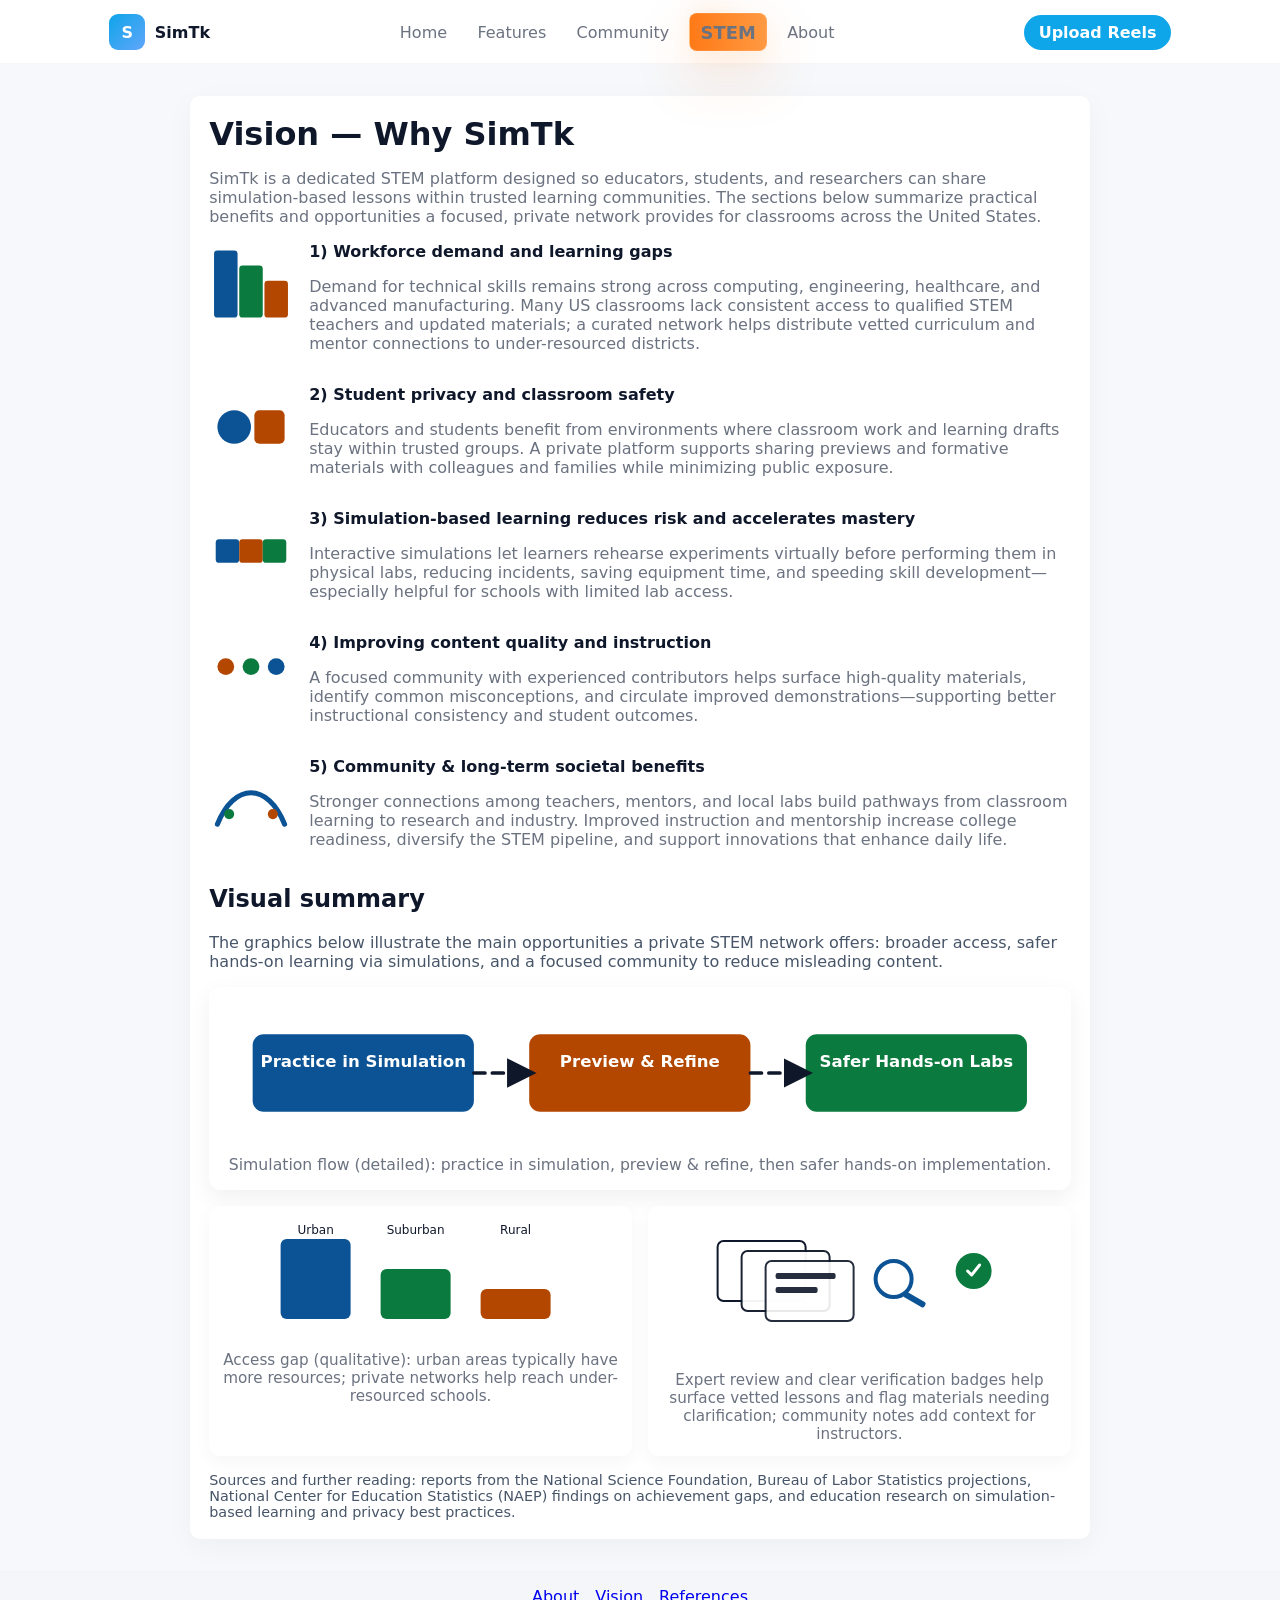
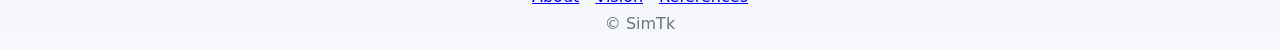
<file: vision.html>
<!doctype html>
<html lang="en">
<head>
  <meta charset="utf-8">
  <meta name="viewport" content="width=device-width,initial-scale=1">
  <title>Vision — SimTk</title>
  <link rel="stylesheet" href="/styles.css">
  <style>
    main{max-width:900px;margin:2rem auto;padding:1.2rem;background:#fff;border-radius:10px;box-shadow:0 8px 30px rgba(13,18,30,.04)}
    h1{margin:0 0 .5rem}
    p{color:#6b7280}
    .stat{font-weight:700;color:#0f172a;margin:0}
    .refs{font-size:.9rem;color:#475569;margin-top:1rem}
    /* Layout for stat rows */
    .stat-row{display:flex;gap:1rem;align-items:flex-start;margin-top:1rem}
    .stat-row .text{flex:1}
    .svg-inline{width:84px;height:84px;flex:0 0 84px}
    /* Animations (larger and more noticeable) */
    .fade-in{animation:fadeInUp .8s ease both}
    figure{transition:transform .28s ease;margin:0}
    figure:hover{transform:translateY(-8px)}
    svg.float{animation:float 4s ease-in-out infinite}
    svg.float-large{animation:floatLarge 4s ease-in-out infinite}
    @keyframes fadeInUp{from{opacity:0;transform:translateY(12px)}to{opacity:1;transform:translateY(0)}}
    @keyframes float{0%{transform:translateY(0)}50%{transform:translateY(-8px)}100%{transform:translateY(0)}}
    @keyframes floatLarge{0%{transform:translateY(0) scale(1)}50%{transform:translateY(-12px) scale(1.03)}100%{transform:translateY(0) scale(1)}}
    @keyframes dashFlow{from{stroke-dashoffset:0}to{stroke-dashoffset:-24}}
    @media (max-width:800px){
      .viz-grid{grid-template-columns:1fr!important}
      .stat-row{flex-direction:column;align-items:stretch}
      .svg-inline{width:64px;height:64px;flex:0 0 64px}
    }
  </style>
</head>
<body>
  <header class="topbar-fixed">
    <div class="topbar">
      <a class="brand" href="/"><span class="mark">S</span> <span class="brand-text">SimTk</span></a>
      <nav class="topnav">
        <a href="/">Home</a>
        <a href="features.html">Features</a>
        <a href="community.html">Community</a>
        <a href="aws_reels.html" class="stem-cta">STEM</a>
        <a href="about.html">About</a>
      </nav>
      <a class="cta" href="video.html">Upload Reels</a>
    </div>
  </header>
  <div style="height:64px" aria-hidden="true"></div>

  <main class="fade-in">
    <h1>Vision — Why SimTk</h1>
    <p>SimTk is a dedicated STEM platform designed so educators, students, and researchers can share simulation-based lessons within trusted learning communities. The sections below summarize practical benefits and opportunities a focused, private network provides for classrooms across the United States.</p>

    <div class="stat-row fade-in">
      <svg class="svg-inline float-large" viewBox="0 0 100 100" role="img" aria-hidden="true">
        <rect x="6" y="10" width="28" height="80" rx="4" fill="#0b5394"></rect>
        <rect x="36" y="28" width="28" height="62" rx="4" fill="#0b7a3e"></rect>
        <rect x="66" y="46" width="28" height="44" rx="4" fill="#b34700"></rect>
      </svg>
      <div class="text">
        <div class="stat">1) Workforce demand and learning gaps</div>
        <p>Demand for technical skills remains strong across computing, engineering, healthcare, and advanced manufacturing. Many US classrooms lack consistent access to qualified STEM teachers and updated materials; a curated network helps distribute vetted curriculum and mentor connections to under-resourced districts.</p>
      </div>
    </div>

    <div class="stat-row fade-in">
      <svg class="svg-inline float-large" viewBox="0 0 100 100" role="img" aria-hidden="true">
        <circle cx="30" cy="50" r="20" fill="#0b5394"></circle>
        <rect x="54" y="30" width="36" height="40" rx="6" fill="#b34700"></rect>
      </svg>
      <div class="text">
        <div class="stat">2) Student privacy and classroom safety</div>
        <p>Educators and students benefit from environments where classroom work and learning drafts stay within trusted groups. A private platform supports sharing previews and formative materials with colleagues and families while minimizing public exposure.</p>
      </div>
    </div>

    <div class="stat-row fade-in">
      <svg class="svg-inline float-large" viewBox="0 0 100 100" role="img" aria-hidden="true">
        <rect x="8" y="36" width="28" height="28" rx="4" fill="#0b5394"></rect>
        <rect x="36" y="36" width="28" height="28" rx="4" fill="#b34700"></rect>
        <rect x="64" y="36" width="28" height="28" rx="4" fill="#0b7a3e"></rect>
      </svg>
      <div class="text">
        <div class="stat">3) Simulation-based learning reduces risk and accelerates mastery</div>
        <p>Interactive simulations let learners rehearse experiments virtually before performing them in physical labs, reducing incidents, saving equipment time, and speeding skill development—especially helpful for schools with limited lab access.</p>
      </div>
    </div>

    <div class="stat-row fade-in">
      <svg class="svg-inline float-large" viewBox="0 0 100 100" role="img" aria-hidden="true">
        <circle cx="20" cy="40" r="10" fill="#b34700"></circle>
        <circle cx="50" cy="40" r="10" fill="#0b7a3e"></circle>
        <circle cx="80" cy="40" r="10" fill="#0b5394"></circle>
      </svg>
      <div class="text">
        <div class="stat">4) Improving content quality and instruction</div>
        <p>A focused community with experienced contributors helps surface high-quality materials, identify common misconceptions, and circulate improved demonstrations—supporting better instructional consistency and student outcomes.</p>
      </div>
    </div>

    <div class="stat-row fade-in">
      <svg class="svg-inline float-large" viewBox="0 0 100 100" role="img" aria-hidden="true">
        <path d="M10 80 C30 30, 70 30, 90 80" stroke="#0b5394" stroke-width="6" fill="none" stroke-linecap="round"></path>
        <circle cx="24" cy="68" r="6" fill="#0b7a3e"></circle>
        <circle cx="76" cy="68" r="6" fill="#b34700"></circle>
      </svg>
      <div class="text">
        <div class="stat">5) Community & long‑term societal benefits</div>
        <p>Stronger connections among teachers, mentors, and local labs build pathways from classroom learning to research and industry. Improved instruction and mentorship increase college readiness, diversify the STEM pipeline, and support innovations that enhance daily life.</p>
      </div>
    </div>

    <section aria-labelledby="viz-heading" style="margin-top:1.2rem">
      <h2 id="viz-heading">Visual summary</h2>
      <p style="color:#475569">The graphics below illustrate the main opportunities a private STEM network offers: broader access, safer hands-on learning via simulations, and a focused community to reduce misleading content.</p>

      <div class="flow-wide fade-in" style="margin-top:1rem">
        <figure style="background:#fff;padding:1rem;border-radius:12px;box-shadow:0 8px 24px rgba(13,18,30,.06);text-align:center">
          <svg width="100%" height="140" viewBox="0 0 900 140" role="img" aria-label="Simulation flow full">
            <defs>
              <marker id="bigArrow" markerWidth="8" markerHeight="8" refX="6" refY="4" orient="auto">
                <path d="M0 0 L8 4 L0 8 z" fill="#0f172a" />
              </marker>
            </defs>
            <!-- large flow boxes -->
            <g>
              <rect x="30" y="28" rx="12" ry="12" width="240" height="84" fill="#0b5394" />
              <text x="150" y="64" fill="#ffffff" font-size="18" font-weight="700" text-anchor="middle">Practice in Simulation</text>
            </g>
            <g>
              <rect x="330" y="28" rx="12" ry="12" width="240" height="84" fill="#b34700" />
              <text x="450" y="64" fill="#ffffff" font-size="18" font-weight="700" text-anchor="middle">Preview & Refine</text>
            </g>
            <g>
              <rect x="630" y="28" rx="12" ry="12" width="240" height="84" fill="#0b7a3e" />
              <text x="750" y="64" fill="#ffffff" font-size="18" font-weight="700" text-anchor="middle">Safer Hands-on Labs</text>
            </g>
            <!-- animated connectors -->
            <path class="flow-arrow" d="M270 70 L330 70" stroke="#0f172a" stroke-width="4" fill="none" marker-end="url(#bigArrow)" stroke-linecap="round" stroke-dasharray="12 8" />
            <path class="flow-arrow" d="M570 70 L630 70" stroke="#0f172a" stroke-width="4" fill="none" marker-end="url(#bigArrow)" stroke-linecap="round" stroke-dasharray="12 8" />
          </svg>
          <figcaption style="font-size:.98rem;color:#6b7280;margin-top:.5rem">Simulation flow (detailed): practice in simulation, preview & refine, then safer hands-on implementation.</figcaption>
        </figure>
      </div>

      <div style="display:grid;grid-template-columns:repeat(2,1fr);gap:1rem;margin-top:1rem">
        <!-- Access gap (qualitative) -->
          <figure class="fade-in" style="background:#fff;padding:0.8rem;border-radius:10px;box-shadow:0 6px 18px rgba(13,18,30,.04);text-align:center">
          <svg class="float" width="100%" height="120" viewBox="0 0 300 120" role="img" aria-label="Access by region">
            <rect x="10" y="20" width="70" height="80" rx="6" fill="#0b5394"></rect>
            <rect x="110" y="50" width="70" height="50" rx="6" fill="#0b7a3e"></rect>
            <rect x="210" y="70" width="70" height="30" rx="6" fill="#b34700"></rect>
            <text x="45" y="15" font-size="12" fill="#0f172a" text-anchor="middle">Urban</text>
            <text x="145" y="15" font-size="12" fill="#0f172a" text-anchor="middle">Suburban</text>
            <text x="245" y="15" font-size="12" fill="#0f172a" text-anchor="middle">Rural</text>
          </svg>
          <figcaption style="font-size:.95rem;color:#6b7280;margin-top:.5rem">Access gap (qualitative): urban areas typically have more resources; private networks help reach under-resourced schools.</figcaption>
        </figure>
        <!-- Content quality & moderation (revised) -->
        <figure class="fade-in" style="background:#fff;padding:0.8rem;border-radius:10px;box-shadow:0 6px 18px rgba(13,18,30,.04);text-align:center">
          <svg class="float" width="100%" height="140" viewBox="0 0 320 140" role="img" aria-label="Moderation and verification">
            <!-- stacked documents -->
            <rect x="18" y="22" width="88" height="60" rx="6" fill="#fff" stroke="#0f172a" stroke-width="2"></rect>
            <rect x="42" y="32" width="88" height="60" rx="6" fill="#fff" stroke="#0f172a" stroke-width="2" opacity="0.95"></rect>
            <rect x="66" y="42" width="88" height="60" rx="6" fill="#fff" stroke="#0f172a" stroke-width="2" opacity="0.9"></rect>

            <!-- lines on top document -->
            <g fill="#0f172a" opacity="0.9">
              <rect x="76" y="54" width="60" height="6" rx="2"></rect>
              <rect x="76" y="68" width="42" height="6" rx="2"></rect>
            </g>

            <!-- magnifier (inspection) -->
            <g transform="translate(170,36)">
              <circle cx="24" cy="24" r="18" fill="none" stroke="#0b5394" stroke-width="4"></circle>
              <rect x="36" y="36" width="24" height="6" rx="2" fill="#0b5394" transform="rotate(30 36 36)"></rect>
            </g>

            <!-- badge / verified mark -->
            <g transform="translate(250,28)">
              <circle cx="24" cy="24" r="18" fill="#0b7a3e"></circle>
              <path d="M18 24 l4 4 l8 -10" fill="none" stroke="#fff" stroke-width="3" stroke-linecap="round" stroke-linejoin="round"></path>
            </g>

            <!-- label -->
            
          </svg>
          <figcaption style="font-size:.95rem;color:#6b7280;margin-top:.5rem">Expert review and clear verification badges help surface vetted lessons and flag materials needing clarification; community notes add context for instructors.</figcaption>
        </figure>
      </div>
    </section>

    <div class="refs">
      Sources and further reading: reports from the National Science Foundation, Bureau of Labor Statistics projections, National Center for Education Statistics (NAEP) findings on achievement gaps, and education research on simulation-based learning and privacy best practices.
    </div>
  </main>

  <footer style="margin-top:1.25rem;text-align:center;color:#6b7280;padding:1rem 0;background:linear-gradient(180deg,rgba(0,0,0,0.01),transparent)">
    <div style="display:flex;gap:1rem;justify-content:center;flex-wrap:wrap">
      <a href="about.html">About</a>
      <a href="vision.html">Vision</a>
      <a href="references.html">References</a>
    </div>
    <div style="margin-top:.5rem">© SimTk</div>
  </footer>

  <script>
    (function(){
      try{
        const path = location.pathname.replace(/\/index\.html$/,'/');
        document.querySelectorAll('.topnav a').forEach(a=>{
          try{
            const href = new URL(a.href, location.href).pathname.replace(/\/$/,'');
            const cur = path.replace(/\/$/,'');
            if(href === cur || (href === '/' && (cur === '' || cur === '/'))){
              a.classList.add('active');
            }
          }catch(e){}
        });
      }catch(e){}
    })();
  </script>
</body>
</html>
</file>
<file: styles.css>
:root{--accent:#0ea5e9;--muted:#6b7280}
*{box-sizing:border-box}
body{font-family:Inter,system-ui,-apple-system,Segoe UI,Roboto,Arial;margin:0;background:var(--bg, #f6f8fb);color:var(--text, #0f172a)}

/* Unified header */
header.topbar-fixed{position:fixed;left:0;right:0;top:0;height:64px;z-index:999;background:linear-gradient(180deg,rgba(255,255,255,.98),rgba(255,255,255,.95));backdrop-filter:blur(6px);border-bottom:1px solid rgba(2,6,23,.03)}
.topbar{max-width:1100px;margin:0 auto;display:flex;align-items:center;justify-content:space-between;padding:0 1.2rem;height:64px}
.brand{display:flex;align-items:center;gap:.6rem;font-weight:700;color:#0f172a;text-decoration:none}
.mark{width:36px;height:36px;border-radius:9px;background:linear-gradient(135deg,var(--accent),#60a5fa);display:inline-flex;align-items:center;justify-content:center;color:#fff;font-weight:800}
.brand-text{font-size:1rem}
.topnav{display:flex;gap:.6rem;align-items:center}
.topnav a{color:var(--muted);text-decoration:none;padding:.45rem .65rem;border-radius:8px}
.topnav a:hover{background:rgba(2,6,23,.04);color:#0f172a}
.cta{display:inline-block;padding:.5rem .9rem;border-radius:999px;background:var(--accent);color:#fff;text-decoration:none;font-weight:600}
.topnav a.active{color:#0f172a;border-bottom:2px solid var(--accent);padding-bottom:.225rem}

/* Accent buttons used across the site */
.accent{display:inline-block;padding:.65rem 1rem;border-radius:12px;background:linear-gradient(90deg,var(--accent),#60a5fa);color:#fff;text-decoration:none;font-weight:700;box-shadow:0 10px 30px rgba(63,109,255,0.18);transition:transform .18s ease,box-shadow .18s ease,filter .18s ease}
.accent:hover{transform:translateY(-4px) scale(1.02);box-shadow:0 18px 40px rgba(63,109,255,0.25);filter:brightness(1.03)}
.accent:active{transform:translateY(-1px) scale(0.997)}
.accent.ghost{background:rgba(63,109,255,0.06);color:var(--muted);border:1px solid rgba(63,109,255,0.12);box-shadow:none}

/* Strong primary CTA used to draw attention */
.primary-cta{padding:.8rem 1.2rem;border-radius:14px;font-size:1.03rem;letter-spacing:0.02em;position:relative;overflow:visible}
.primary-cta::after{content:'';position:absolute;inset:auto -8px -8px -8px;border-radius:14px;background:radial-gradient(circle at 20% 10%, rgba(63,109,255,0.18), transparent 25%);z-index:-1;opacity:.9;transition:opacity .25s ease}
.primary-cta.glow{animation:cta-pulse 2.6s infinite}

@keyframes cta-pulse{0%{transform:translateY(0)}10%{transform:translateY(-3px)}50%{transform:translateY(0)}100%{transform:translateY(0)}}

/* small attention badge variant */
.accent .badge{display:inline-block;margin-left:.5rem;padding:.08rem .4rem;border-radius:999px;background:#fff;color:var(--accent);font-weight:700;font-size:.75rem}

/* Accessibility: focus styles */
.accent:focus,.cta:focus{outline:3px solid rgba(14,165,233,0.18);outline-offset:3px}


/* Prominent STEM CTA used across headers (except on aws_reels.html) */
.stem-cta{display:inline-flex;align-items:center;gap:.7rem;padding:.95rem 1.5rem;border-radius:20px;background:linear-gradient(90deg,#ff7a18,#ffb86b);color:#fff;text-decoration:none;font-weight:800;font-size:1.12rem;box-shadow:0 22px 60px rgba(255,122,24,0.20),0 8px 22px rgba(255,184,107,0.08);transition:transform .18s ease,box-shadow .18s ease,filter .18s ease;position:relative;z-index:22;border:1px solid rgba(255,255,255,0.10);background-size:200% 200%;animation:stem-shimmer 3.6s linear infinite}
.stem-cta:hover{transform:translateY(-5px) scale(1.02);box-shadow:0 38px 90px rgba(255,122,24,0.32);filter:brightness(1.05)}
.stem-cta:active{transform:translateY(-1px)}
.stem-cta::after{content:'';position:absolute;inset:-8px;border-radius:22px;background:radial-gradient(circle at 30% 10%, rgba(255,122,24,0.16), transparent 34%);filter:blur(14px);z-index:-1;opacity:.95;transition:opacity .25s ease;animation:stem-glow 2.8s infinite}
.stem-cta .hint-bullet{width:10px;height:10px;border-radius:50%;background:rgba(255,255,255,0.18);display:inline-block}

@keyframes stem-shimmer{0%{background-position:0% 50%}50%{background-position:100% 50%}100%{background-position:0% 50%}}
@keyframes stem-glow{0%{transform:scale(1);opacity:.8}50%{transform:scale(1.03);opacity:1}100%{transform:scale(1);opacity:.8}}

.stem-cta .badge{background:#fff;color:#ff7a18;font-weight:800;padding:.12rem .45rem;border-radius:999px;font-size:.78rem}

@media (max-width:720px){.stem-cta{padding:.55rem .8rem;font-size:.95rem}.topnav{gap:.4rem}}
</file>
